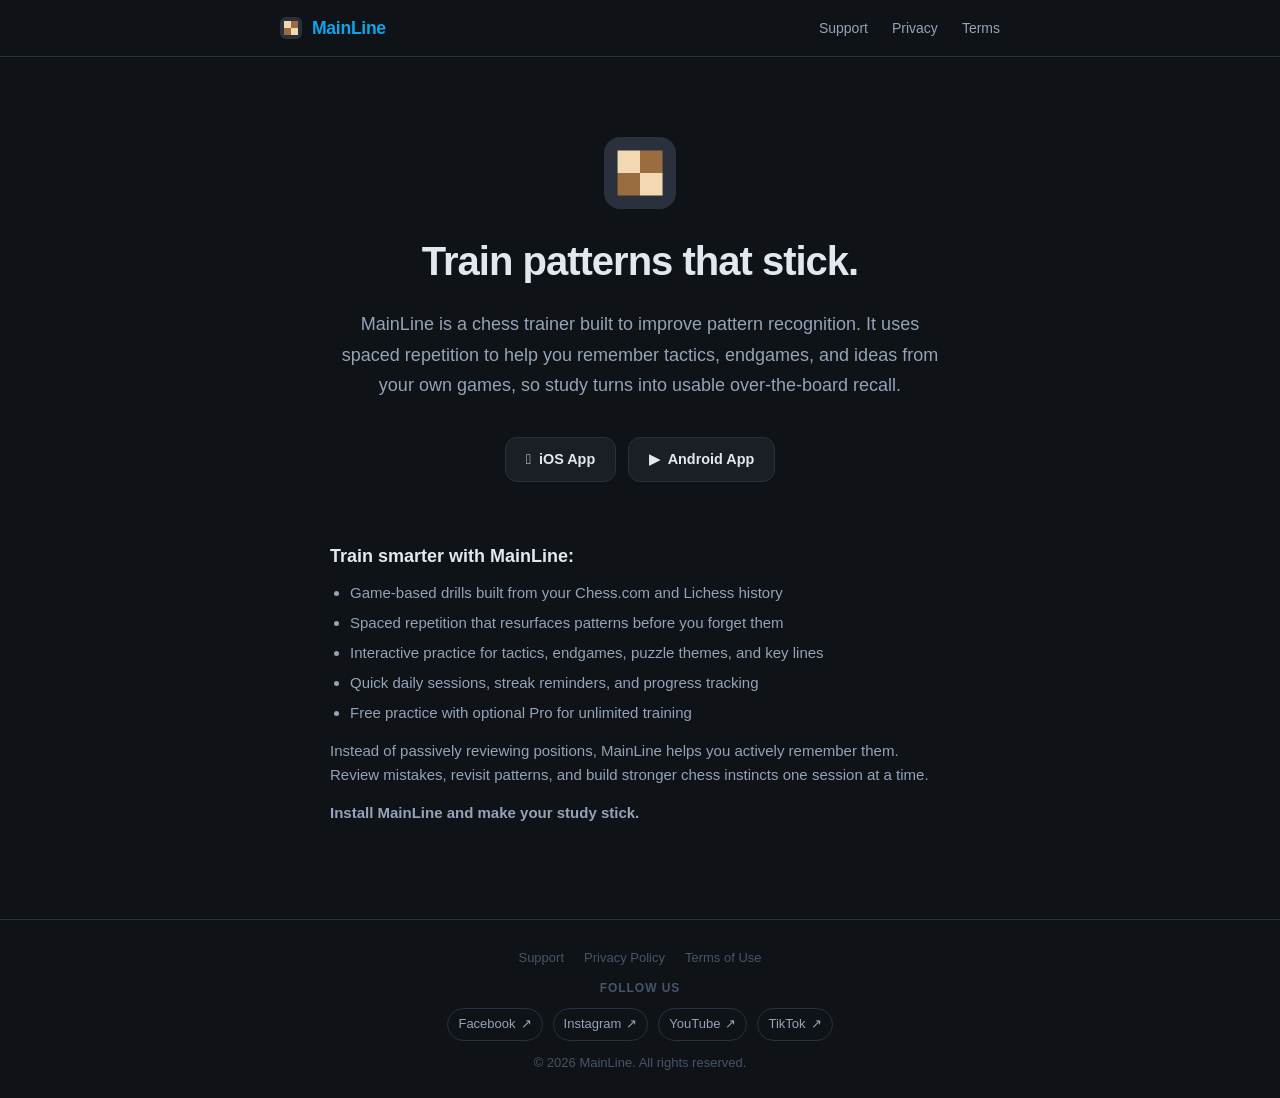
<file: index.html>
<!DOCTYPE html>
<html lang="en">
<head>
  <meta charset="UTF-8" />
  <meta name="viewport" content="width=device-width, initial-scale=1.0" />
  <title>MainLine — Chess Pattern Trainer</title>
  <meta name="description" content="MainLine is a chess trainer for pattern recognition. Use spaced repetition to remember tactics, endgames, and ideas from your own games." />
  <link rel="stylesheet" href="style.css" />
</head>
<body>

  <nav>
    <div class="nav-inner">
      <a class="nav-brand" href="./">
        <img src="assets/mainline-logo.png" alt="MainLine logo" />
        <span>MainLine</span>
      </a>
      <ul class="nav-links">
        <li><a href="support/">Support</a></li>
        <li><a href="privacy/">Privacy</a></li>
        <li><a href="terms/">Terms</a></li>
      </ul>
    </div>
  </nav>

  <div class="hero">
    <img class="hero-logo" src="assets/mainline-logo.png" alt="MainLine app logo" />
    <h1>Train patterns that stick.</h1>
    <p>MainLine is a chess trainer built to improve pattern recognition. It uses spaced repetition to help you remember tactics, endgames, and ideas from your own games, so study turns into usable over-the-board recall.</p>
    <div class="badge-row">
      <a class="badge-btn" href="https://apps.apple.com/app/apple-store/id6761091619?pt=128701087&amp;ct=app_share&amp;mt=8" target="_blank" rel="noopener">
        &#xf8ff;&nbsp; iOS App
      </a>
      <a class="badge-btn" href="https://play.google.com/store/apps/details?id=com.benjamin.mainline&amp;utm_source=app_share&amp;utm_campaign=share_feature" target="_blank" rel="noopener">
        ▶&nbsp; Android App
      </a>
    </div>
  </div>

  <div class="page home-details">
    <div class="prose">
      <h2>Train smarter with MainLine:</h2>
      <ul>
        <li>Game-based drills built from your Chess.com and Lichess history</li>
        <li>Spaced repetition that resurfaces patterns before you forget them</li>
        <li>Interactive practice for tactics, endgames, puzzle themes, and key lines</li>
        <li>Quick daily sessions, streak reminders, and progress tracking</li>
        <li>Free practice with optional Pro for unlimited training</li>
      </ul>
      <p>Instead of passively reviewing positions, MainLine helps you actively remember them. Review mistakes, revisit patterns, and build stronger chess instincts one session at a time.</p>
      <p class="home-cta">Install MainLine and make your study stick.</p>
    </div>
  </div>

  <footer>
    <div class="footer-inner">
      <ul class="footer-links">
        <li><a href="support/">Support</a></li>
        <li><a href="privacy/">Privacy Policy</a></li>
        <li><a href="terms/">Terms of Use</a></li>
      </ul>
      <div class="footer-social">
        <p class="footer-social-label">Follow Us</p>
        <ul class="footer-social-links">
          <li><a href="https://www.facebook.com/profile.php?id=61575449865300" target="_blank" rel="noopener">Facebook <span aria-hidden="true">↗</span></a></li>
          <li><a href="https://www.instagram.com/mainline_chess/" target="_blank" rel="noopener">Instagram <span aria-hidden="true">↗</span></a></li>
          <li><a href="https://www.youtube.com/channel/UCPhpKKTEaLAzoLeM3a-cCpA" target="_blank" rel="noopener">YouTube <span aria-hidden="true">↗</span></a></li>
          <li><a href="https://www.tiktok.com/@mainline_chess" target="_blank" rel="noopener">TikTok <span aria-hidden="true">↗</span></a></li>
        </ul>
      </div>
      <p class="footer-copy">&copy; 2026 MainLine. All rights reserved.</p>
    </div>
  </footer>

  <script src="assets/analytics.js"></script>
</body>
</html>
</file>
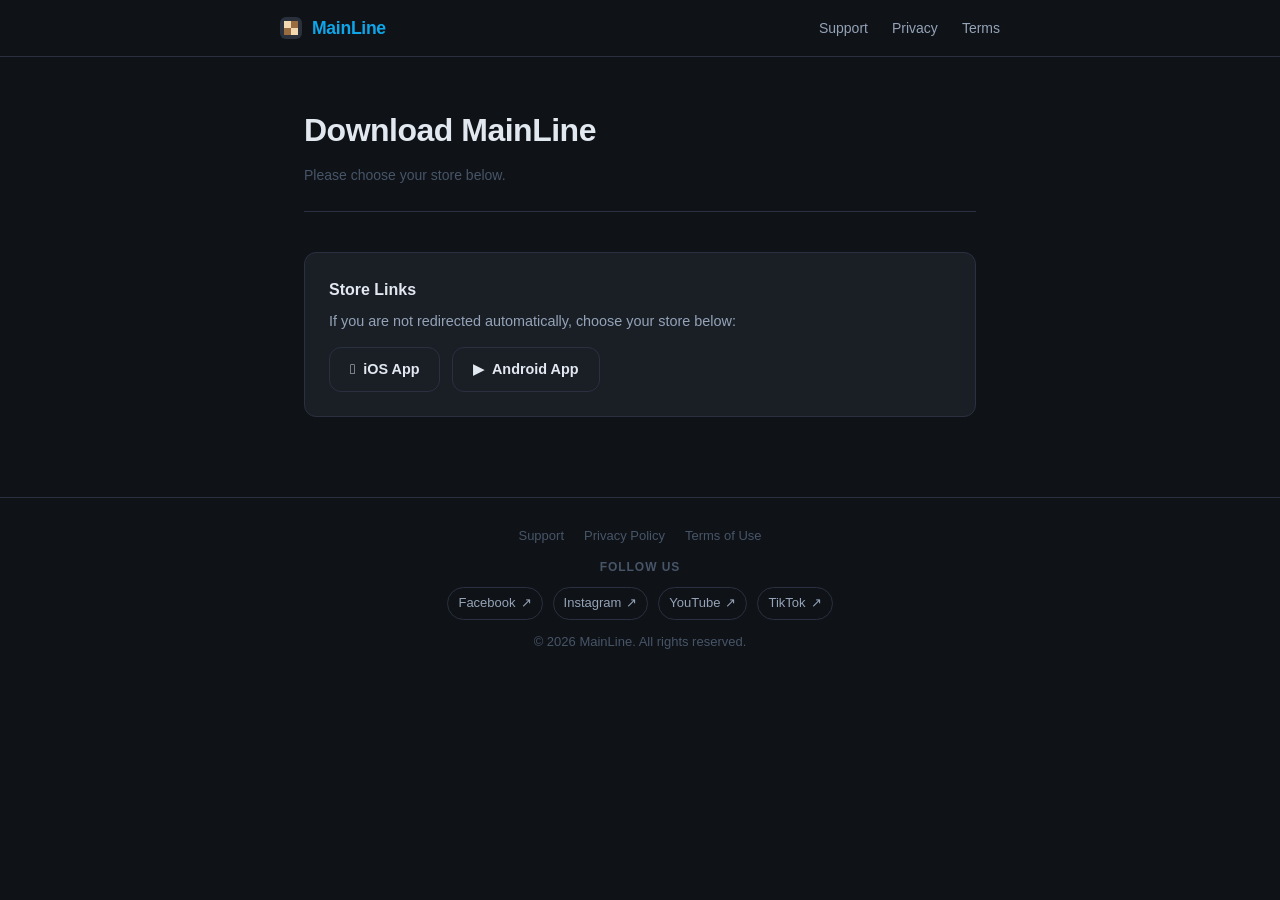
<file: download/index.html>
<!DOCTYPE html>
<html lang="en">
<head>
  <meta charset="UTF-8" />
  <meta name="viewport" content="width=device-width, initial-scale=1.0" />
  <title>Download MainLine</title>
  <meta name="description" content="Download MainLine for iOS and Android." />
  <link rel="stylesheet" href="../style.css" />
</head>
<body>

  <nav>
    <div class="nav-inner">
      <a class="nav-brand" href="../">
        <img src="../assets/mainline-logo.png" alt="MainLine logo" />
        <span>MainLine</span>
      </a>
      <ul class="nav-links">
        <li><a href="../support/">Support</a></li>
        <li><a href="../privacy/">Privacy</a></li>
        <li><a href="../terms/">Terms</a></li>
      </ul>
    </div>
  </nav>

  <div class="page">
    <div class="page-header">
      <h1>Download MainLine</h1>
      <p class="meta" id="download-status">Redirecting you to the right store...</p>
    </div>

    <div class="support-card">
      <h3>Store Links</h3>
      <p>If you are not redirected automatically, choose your store below:</p>
      <div class="badge-row" style="justify-content: flex-start;">
        <a class="badge-btn" id="ios-link" href="https://apps.apple.com/app/apple-store/id6761091619?pt=128701087&amp;ct=app_share&amp;mt=8" target="_blank" rel="noopener">
          &#xf8ff;&nbsp; iOS App
        </a>
        <a class="badge-btn" id="android-link" href="https://play.google.com/store/apps/details?id=com.benjamin.mainline&amp;utm_source=app_share&amp;utm_campaign=share_feature" target="_blank" rel="noopener">
          ▶&nbsp; Android App
        </a>
      </div>
    </div>
  </div>

  <footer>
    <div class="footer-inner">
      <ul class="footer-links">
        <li><a href="../support/">Support</a></li>
        <li><a href="../privacy/">Privacy Policy</a></li>
        <li><a href="../terms/">Terms of Use</a></li>
      </ul>
      <div class="footer-social">
        <p class="footer-social-label">Follow Us</p>
        <ul class="footer-social-links">
          <li><a href="https://www.facebook.com/profile.php?id=61575449865300" target="_blank" rel="noopener">Facebook <span aria-hidden="true">↗</span></a></li>
          <li><a href="https://www.instagram.com/mainline_chess/" target="_blank" rel="noopener">Instagram <span aria-hidden="true">↗</span></a></li>
          <li><a href="https://www.youtube.com/channel/UCPhpKKTEaLAzoLeM3a-cCpA" target="_blank" rel="noopener">YouTube <span aria-hidden="true">↗</span></a></li>
          <li><a href="https://www.tiktok.com/@mainline_chess" target="_blank" rel="noopener">TikTok <span aria-hidden="true">↗</span></a></li>
        </ul>
      </div>
      <p class="footer-copy">&copy; 2026 MainLine. All rights reserved.</p>
    </div>
  </footer>

  <script src="../assets/analytics.js"></script>
  <script>
    (function redirectByDevice() {
      var appStoreUrl = "https://apps.apple.com/app/apple-store/id6761091619?pt=128701087&ct=app_share&mt=8";
      var playStoreUrl = "https://play.google.com/store/apps/details?id=com.benjamin.mainline&utm_source=app_share&utm_campaign=share_feature";
      var ua = navigator.userAgent || navigator.vendor || window.opera || "";
      var isIOS = /iPad|iPhone|iPod/.test(ua) || (navigator.platform === "MacIntel" && navigator.maxTouchPoints > 1);
      var isAndroid = /Android/i.test(ua);
      var statusEl = document.getElementById("download-status");

      function redirectTo(url, store) {
        var analytics = window.MainLineAnalytics;
        var properties = {
          store: store,
          destination_url: url,
          path: window.location.pathname
        };

        if (analytics && analytics.trackAndContinue) {
          analytics.trackAndContinue("Website Download Redirected", properties, function () {
            window.location.replace(url);
          }, 500);
          return;
        }

        window.location.replace(url);
      }

      if (isIOS) {
        redirectTo(appStoreUrl, "app_store");
        return;
      }

      if (isAndroid) {
        redirectTo(playStoreUrl, "google_play");
        return;
      }

      statusEl.textContent = "Please choose your store below.";
    })();
  </script>

</body>
</html>
</file>
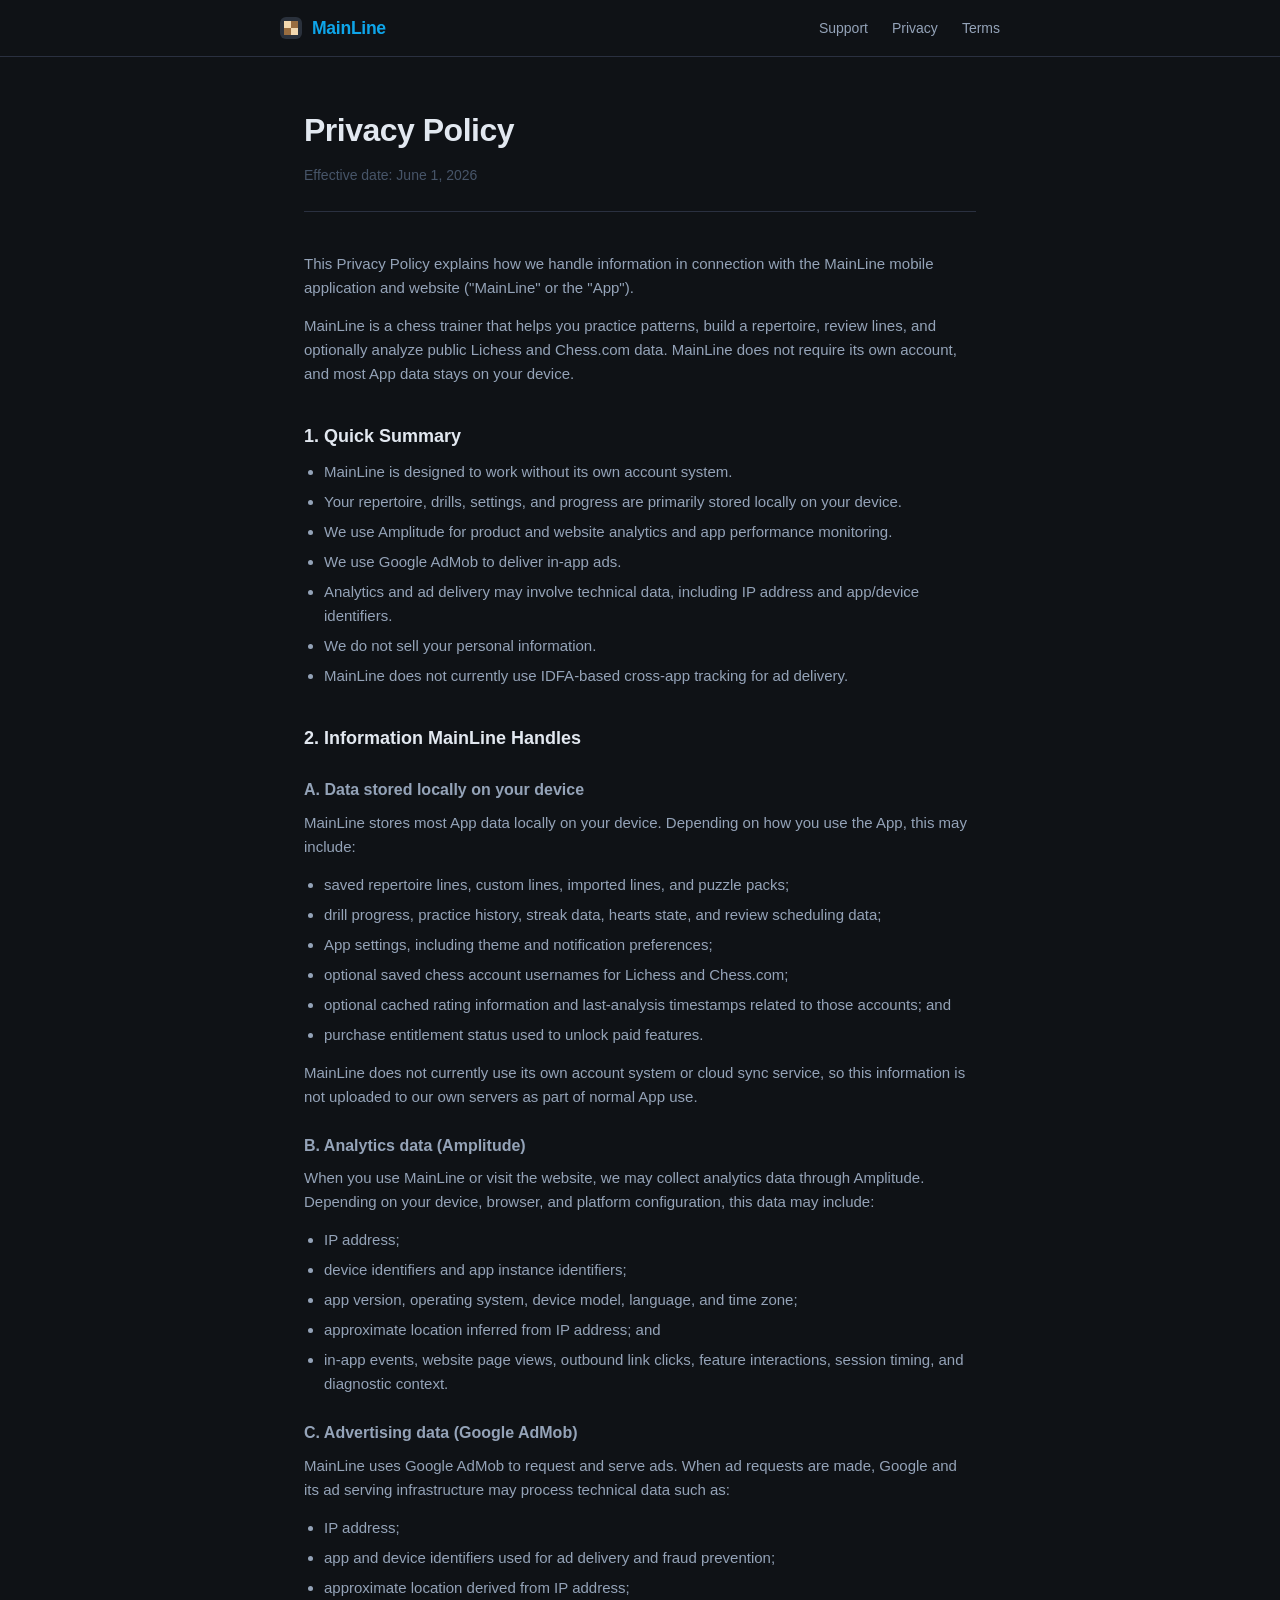
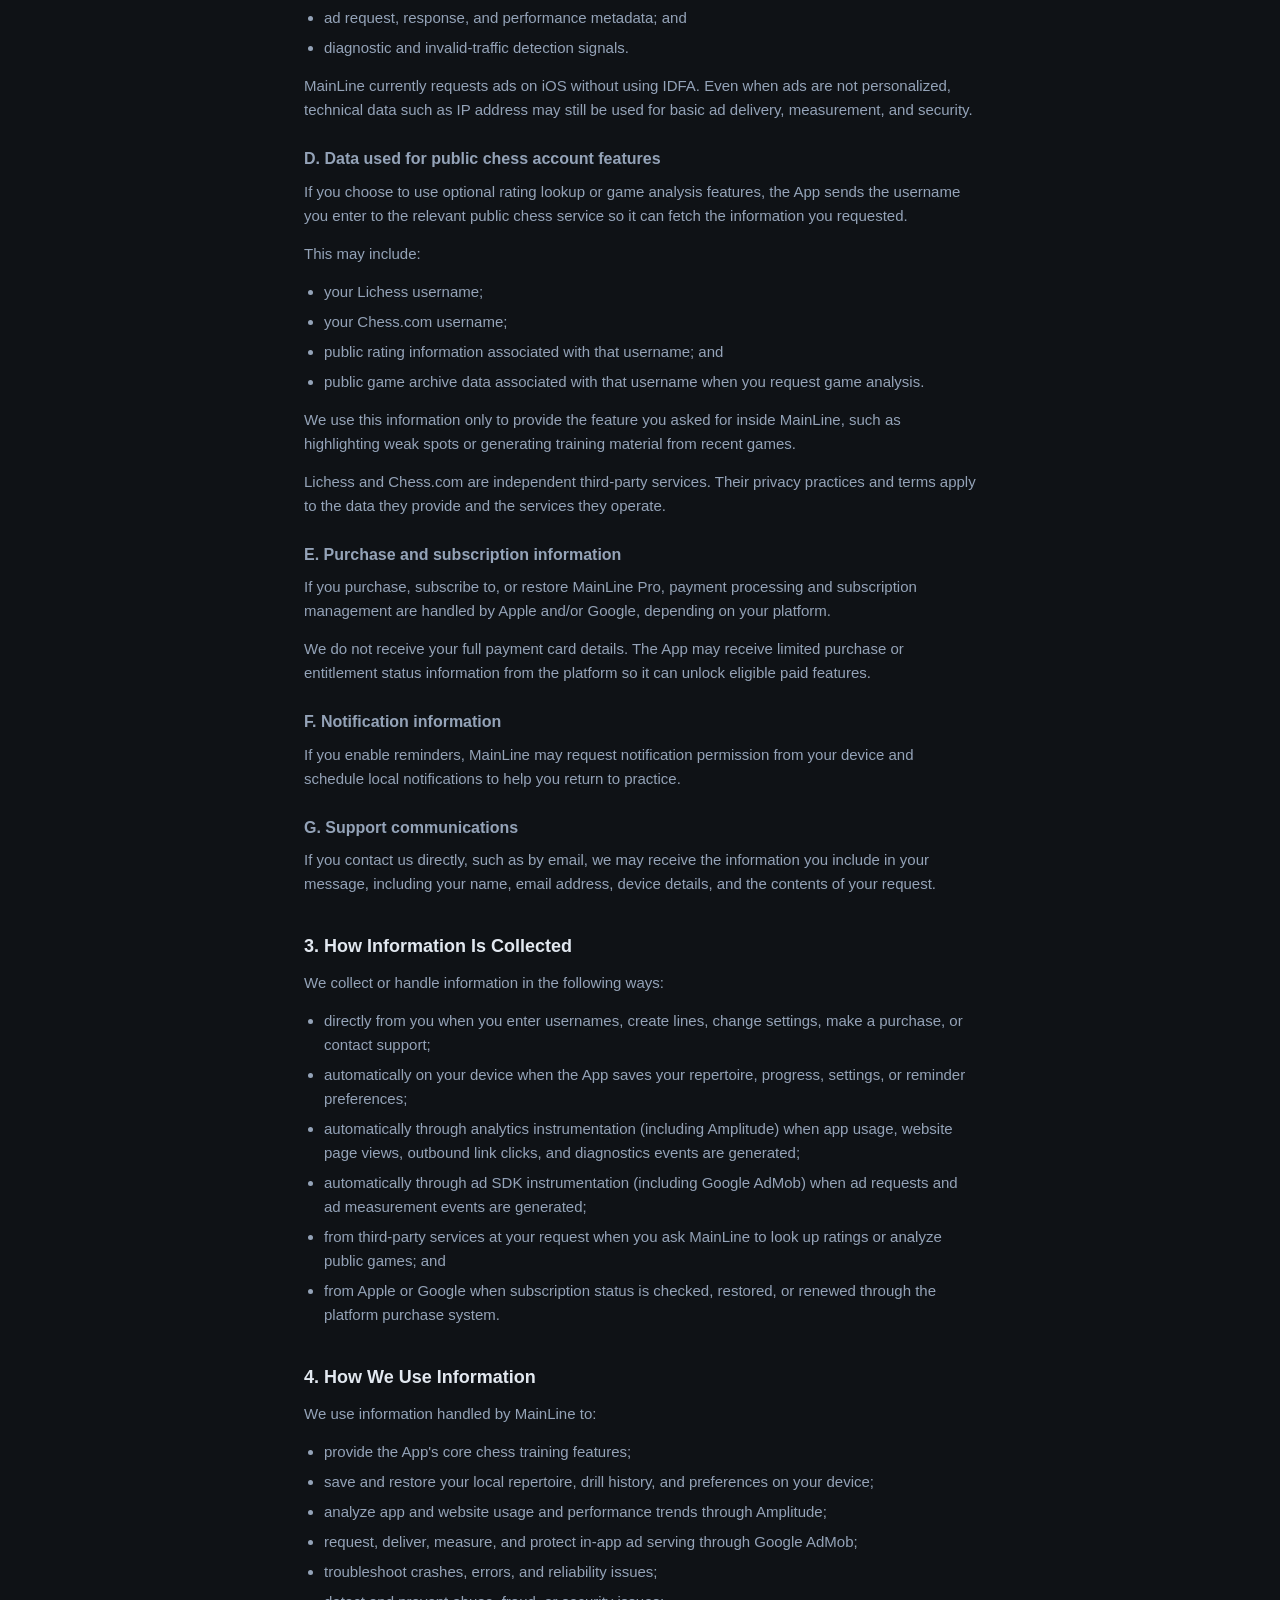
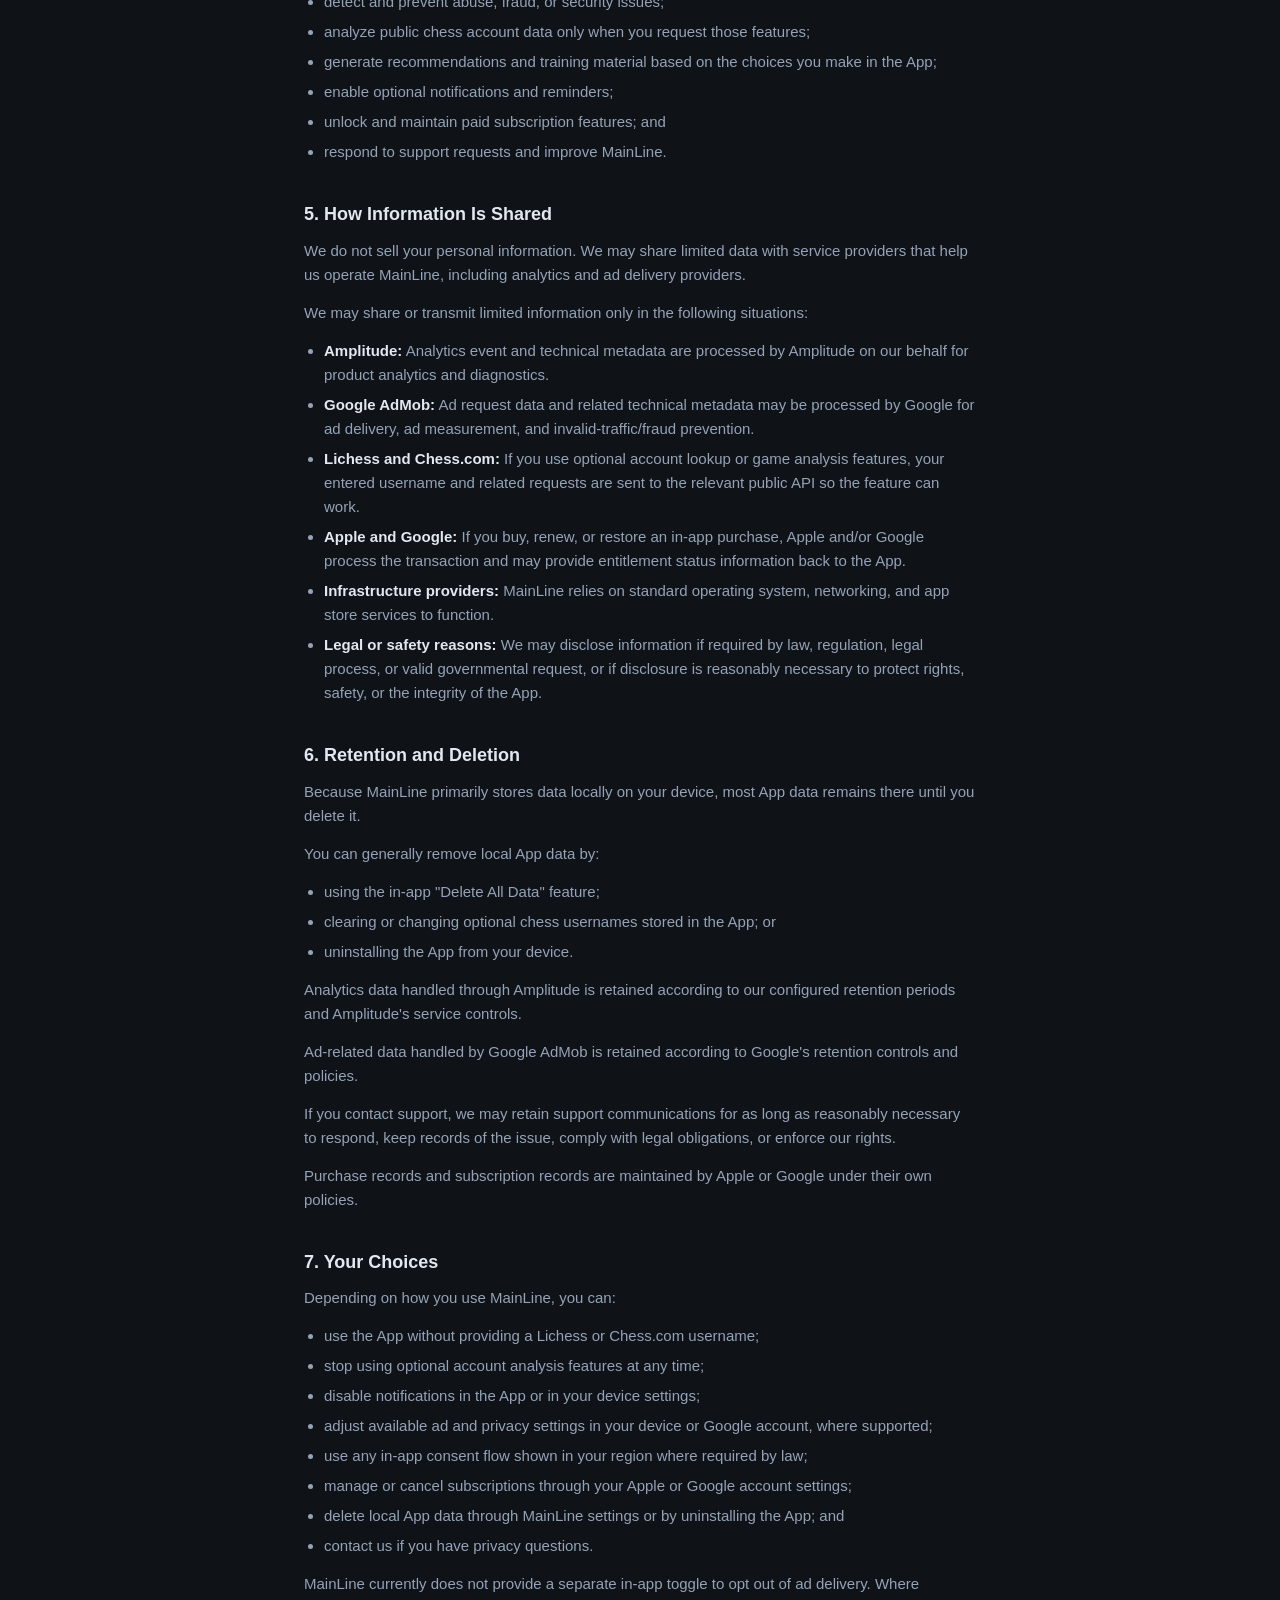
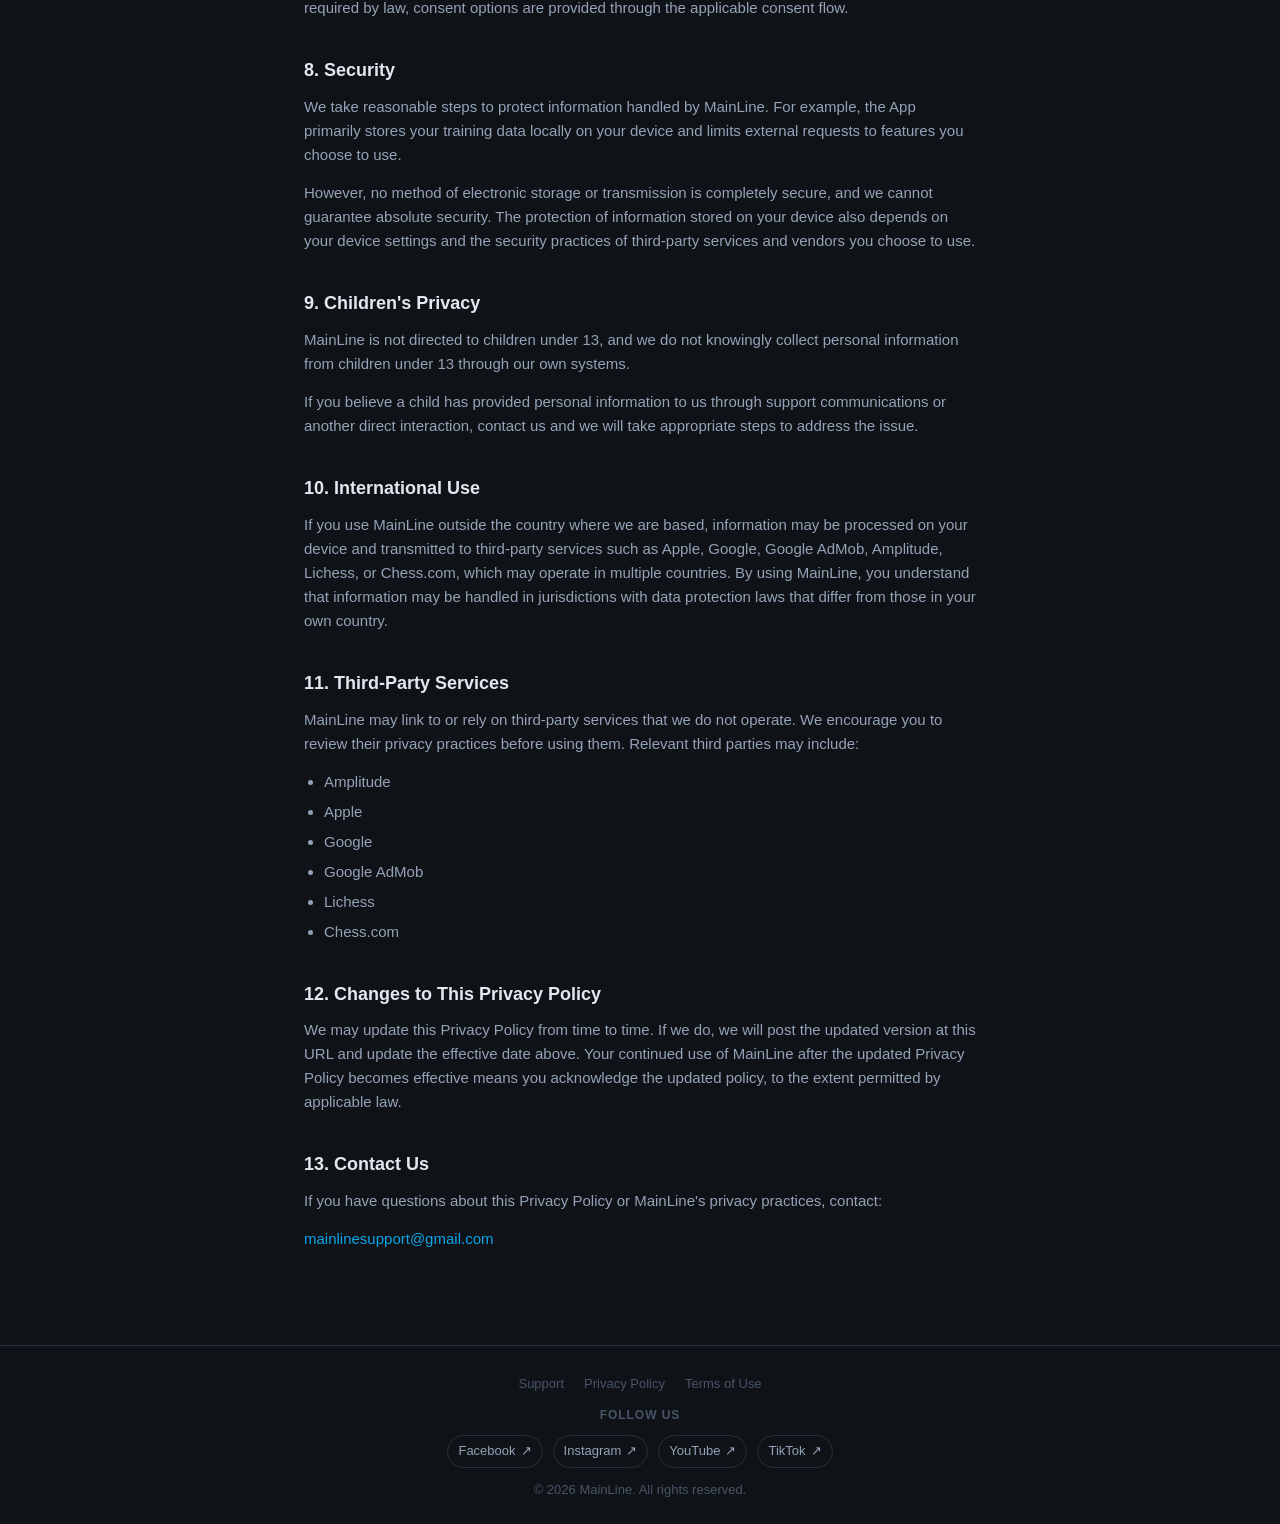
<file: privacy/index.html>
<!DOCTYPE html>
<html lang="en">
<head>
  <meta charset="UTF-8" />
  <meta name="viewport" content="width=device-width, initial-scale=1.0" />
  <title>Privacy Policy — MainLine</title>
  <meta name="description" content="Privacy Policy for MainLine, a chess pattern training app." />
  <link rel="stylesheet" href="../style.css" />
</head>
<body>

  <nav>
    <div class="nav-inner">
      <a class="nav-brand" href="../">
        <img src="../assets/mainline-logo.png" alt="MainLine logo" />
        <span>MainLine</span>
      </a>
      <ul class="nav-links">
        <li><a href="../support/">Support</a></li>
        <li><a href="../privacy/">Privacy</a></li>
        <li><a href="../terms/">Terms</a></li>
      </ul>
    </div>
  </nav>

  <div class="page">
    <div class="page-header">
      <h1>Privacy Policy</h1>
      <p class="meta">Effective date: June 1, 2026</p>
    </div>

    <div class="prose">

      <p>This Privacy Policy explains how we handle information in connection with the MainLine mobile application and website ("MainLine" or the "App").</p>
      <p>MainLine is a chess trainer that helps you practice patterns, build a repertoire, review lines, and optionally analyze public Lichess and Chess.com data. MainLine does not require its own account, and most App data stays on your device.</p>

      <h2>1. Quick Summary</h2>
      <ul>
        <li>MainLine is designed to work without its own account system.</li>
        <li>Your repertoire, drills, settings, and progress are primarily stored locally on your device.</li>
        <li>We use Amplitude for product and website analytics and app performance monitoring.</li>
        <li>We use Google AdMob to deliver in-app ads.</li>
        <li>Analytics and ad delivery may involve technical data, including IP address and app/device identifiers.</li>
        <li>We do not sell your personal information.</li>
        <li>MainLine does not currently use IDFA-based cross-app tracking for ad delivery.</li>
      </ul>

      <h2>2. Information MainLine Handles</h2>

      <h3>A. Data stored locally on your device</h3>
      <p>MainLine stores most App data locally on your device. Depending on how you use the App, this may include:</p>
      <ul>
        <li>saved repertoire lines, custom lines, imported lines, and puzzle packs;</li>
        <li>drill progress, practice history, streak data, hearts state, and review scheduling data;</li>
        <li>App settings, including theme and notification preferences;</li>
        <li>optional saved chess account usernames for Lichess and Chess.com;</li>
        <li>optional cached rating information and last-analysis timestamps related to those accounts; and</li>
        <li>purchase entitlement status used to unlock paid features.</li>
      </ul>
      <p>MainLine does not currently use its own account system or cloud sync service, so this information is not uploaded to our own servers as part of normal App use.</p>

      <h3>B. Analytics data (Amplitude)</h3>
      <p>When you use MainLine or visit the website, we may collect analytics data through Amplitude. Depending on your device, browser, and platform configuration, this data may include:</p>
      <ul>
        <li>IP address;</li>
        <li>device identifiers and app instance identifiers;</li>
        <li>app version, operating system, device model, language, and time zone;</li>
        <li>approximate location inferred from IP address; and</li>
        <li>in-app events, website page views, outbound link clicks, feature interactions, session timing, and diagnostic context.</li>
      </ul>

      <h3>C. Advertising data (Google AdMob)</h3>
      <p>MainLine uses Google AdMob to request and serve ads. When ad requests are made, Google and its ad serving infrastructure may process technical data such as:</p>
      <ul>
        <li>IP address;</li>
        <li>app and device identifiers used for ad delivery and fraud prevention;</li>
        <li>approximate location derived from IP address;</li>
        <li>ad request, response, and performance metadata; and</li>
        <li>diagnostic and invalid-traffic detection signals.</li>
      </ul>
      <p>MainLine currently requests ads on iOS without using IDFA. Even when ads are not personalized, technical data such as IP address may still be used for basic ad delivery, measurement, and security.</p>

      <h3>D. Data used for public chess account features</h3>
      <p>If you choose to use optional rating lookup or game analysis features, the App sends the username you enter to the relevant public chess service so it can fetch the information you requested.</p>
      <p>This may include:</p>
      <ul>
        <li>your Lichess username;</li>
        <li>your Chess.com username;</li>
        <li>public rating information associated with that username; and</li>
        <li>public game archive data associated with that username when you request game analysis.</li>
      </ul>
      <p>We use this information only to provide the feature you asked for inside MainLine, such as highlighting weak spots or generating training material from recent games.</p>
      <p>Lichess and Chess.com are independent third-party services. Their privacy practices and terms apply to the data they provide and the services they operate.</p>

      <h3>E. Purchase and subscription information</h3>
      <p>If you purchase, subscribe to, or restore MainLine Pro, payment processing and subscription management are handled by Apple and/or Google, depending on your platform.</p>
      <p>We do not receive your full payment card details. The App may receive limited purchase or entitlement status information from the platform so it can unlock eligible paid features.</p>

      <h3>F. Notification information</h3>
      <p>If you enable reminders, MainLine may request notification permission from your device and schedule local notifications to help you return to practice.</p>

      <h3>G. Support communications</h3>
      <p>If you contact us directly, such as by email, we may receive the information you include in your message, including your name, email address, device details, and the contents of your request.</p>

      <h2>3. How Information Is Collected</h2>
      <p>We collect or handle information in the following ways:</p>
      <ul>
        <li>directly from you when you enter usernames, create lines, change settings, make a purchase, or contact support;</li>
        <li>automatically on your device when the App saves your repertoire, progress, settings, or reminder preferences;</li>
        <li>automatically through analytics instrumentation (including Amplitude) when app usage, website page views, outbound link clicks, and diagnostics events are generated;</li>
        <li>automatically through ad SDK instrumentation (including Google AdMob) when ad requests and ad measurement events are generated;</li>
        <li>from third-party services at your request when you ask MainLine to look up ratings or analyze public games; and</li>
        <li>from Apple or Google when subscription status is checked, restored, or renewed through the platform purchase system.</li>
      </ul>

      <h2>4. How We Use Information</h2>
      <p>We use information handled by MainLine to:</p>
      <ul>
        <li>provide the App's core chess training features;</li>
        <li>save and restore your local repertoire, drill history, and preferences on your device;</li>
        <li>analyze app and website usage and performance trends through Amplitude;</li>
        <li>request, deliver, measure, and protect in-app ad serving through Google AdMob;</li>
        <li>troubleshoot crashes, errors, and reliability issues;</li>
        <li>detect and prevent abuse, fraud, or security issues;</li>
        <li>analyze public chess account data only when you request those features;</li>
        <li>generate recommendations and training material based on the choices you make in the App;</li>
        <li>enable optional notifications and reminders;</li>
        <li>unlock and maintain paid subscription features; and</li>
        <li>respond to support requests and improve MainLine.</li>
      </ul>

      <h2>5. How Information Is Shared</h2>
      <p>We do not sell your personal information. We may share limited data with service providers that help us operate MainLine, including analytics and ad delivery providers.</p>
      <p>We may share or transmit limited information only in the following situations:</p>
      <ul>
        <li><strong>Amplitude:</strong> Analytics event and technical metadata are processed by Amplitude on our behalf for product analytics and diagnostics.</li>
        <li><strong>Google AdMob:</strong> Ad request data and related technical metadata may be processed by Google for ad delivery, ad measurement, and invalid-traffic/fraud prevention.</li>
        <li><strong>Lichess and Chess.com:</strong> If you use optional account lookup or game analysis features, your entered username and related requests are sent to the relevant public API so the feature can work.</li>
        <li><strong>Apple and Google:</strong> If you buy, renew, or restore an in-app purchase, Apple and/or Google process the transaction and may provide entitlement status information back to the App.</li>
        <li><strong>Infrastructure providers:</strong> MainLine relies on standard operating system, networking, and app store services to function.</li>
        <li><strong>Legal or safety reasons:</strong> We may disclose information if required by law, regulation, legal process, or valid governmental request, or if disclosure is reasonably necessary to protect rights, safety, or the integrity of the App.</li>
      </ul>

      <h2>6. Retention and Deletion</h2>
      <p>Because MainLine primarily stores data locally on your device, most App data remains there until you delete it.</p>
      <p>You can generally remove local App data by:</p>
      <ul>
        <li>using the in-app "Delete All Data" feature;</li>
        <li>clearing or changing optional chess usernames stored in the App; or</li>
        <li>uninstalling the App from your device.</li>
      </ul>
      <p>Analytics data handled through Amplitude is retained according to our configured retention periods and Amplitude's service controls.</p>
      <p>Ad-related data handled by Google AdMob is retained according to Google's retention controls and policies.</p>
      <p>If you contact support, we may retain support communications for as long as reasonably necessary to respond, keep records of the issue, comply with legal obligations, or enforce our rights.</p>
      <p>Purchase records and subscription records are maintained by Apple or Google under their own policies.</p>

      <h2>7. Your Choices</h2>
      <p>Depending on how you use MainLine, you can:</p>
      <ul>
        <li>use the App without providing a Lichess or Chess.com username;</li>
        <li>stop using optional account analysis features at any time;</li>
        <li>disable notifications in the App or in your device settings;</li>
        <li>adjust available ad and privacy settings in your device or Google account, where supported;</li>
        <li>use any in-app consent flow shown in your region where required by law;</li>
        <li>manage or cancel subscriptions through your Apple or Google account settings;</li>
        <li>delete local App data through MainLine settings or by uninstalling the App; and</li>
        <li>contact us if you have privacy questions.</li>
      </ul>
      <p>MainLine currently does not provide a separate in-app toggle to opt out of ad delivery. Where required by law, consent options are provided through the applicable consent flow.</p>

      <h2>8. Security</h2>
      <p>We take reasonable steps to protect information handled by MainLine. For example, the App primarily stores your training data locally on your device and limits external requests to features you choose to use.</p>
      <p>However, no method of electronic storage or transmission is completely secure, and we cannot guarantee absolute security. The protection of information stored on your device also depends on your device settings and the security practices of third-party services and vendors you choose to use.</p>

      <h2>9. Children's Privacy</h2>
      <p>MainLine is not directed to children under 13, and we do not knowingly collect personal information from children under 13 through our own systems.</p>
      <p>If you believe a child has provided personal information to us through support communications or another direct interaction, contact us and we will take appropriate steps to address the issue.</p>

      <h2>10. International Use</h2>
      <p>If you use MainLine outside the country where we are based, information may be processed on your device and transmitted to third-party services such as Apple, Google, Google AdMob, Amplitude, Lichess, or Chess.com, which may operate in multiple countries. By using MainLine, you understand that information may be handled in jurisdictions with data protection laws that differ from those in your own country.</p>

      <h2>11. Third-Party Services</h2>
      <p>MainLine may link to or rely on third-party services that we do not operate. We encourage you to review their privacy practices before using them. Relevant third parties may include:</p>
      <ul>
        <li>Amplitude</li>
        <li>Apple</li>
        <li>Google</li>
        <li>Google AdMob</li>
        <li>Lichess</li>
        <li>Chess.com</li>
      </ul>

      <h2>12. Changes to This Privacy Policy</h2>
      <p>We may update this Privacy Policy from time to time. If we do, we will post the updated version at this URL and update the effective date above. Your continued use of MainLine after the updated Privacy Policy becomes effective means you acknowledge the updated policy, to the extent permitted by applicable law.</p>

      <h2>13. Contact Us</h2>
      <p>If you have questions about this Privacy Policy or MainLine's privacy practices, contact:</p>
      <p>
        <a href="mailto:mainlinesupport@gmail.com">mainlinesupport@gmail.com</a>
      </p>

    </div>
  </div>

  <footer>
    <div class="footer-inner">
      <ul class="footer-links">
        <li><a href="../support/">Support</a></li>
        <li><a href="../privacy/">Privacy Policy</a></li>
        <li><a href="../terms/">Terms of Use</a></li>
      </ul>
      <div class="footer-social">
        <p class="footer-social-label">Follow Us</p>
        <ul class="footer-social-links">
          <li><a href="https://www.facebook.com/profile.php?id=61575449865300" target="_blank" rel="noopener">Facebook <span aria-hidden="true">↗</span></a></li>
          <li><a href="https://www.instagram.com/mainline_chess/" target="_blank" rel="noopener">Instagram <span aria-hidden="true">↗</span></a></li>
          <li><a href="https://www.youtube.com/channel/UCPhpKKTEaLAzoLeM3a-cCpA" target="_blank" rel="noopener">YouTube <span aria-hidden="true">↗</span></a></li>
          <li><a href="https://www.tiktok.com/@mainline_chess" target="_blank" rel="noopener">TikTok <span aria-hidden="true">↗</span></a></li>
        </ul>
      </div>
      <p class="footer-copy">&copy; 2026 MainLine. All rights reserved.</p>
    </div>
  </footer>

  <script src="../assets/analytics.js"></script>
</body>
</html>
</file>
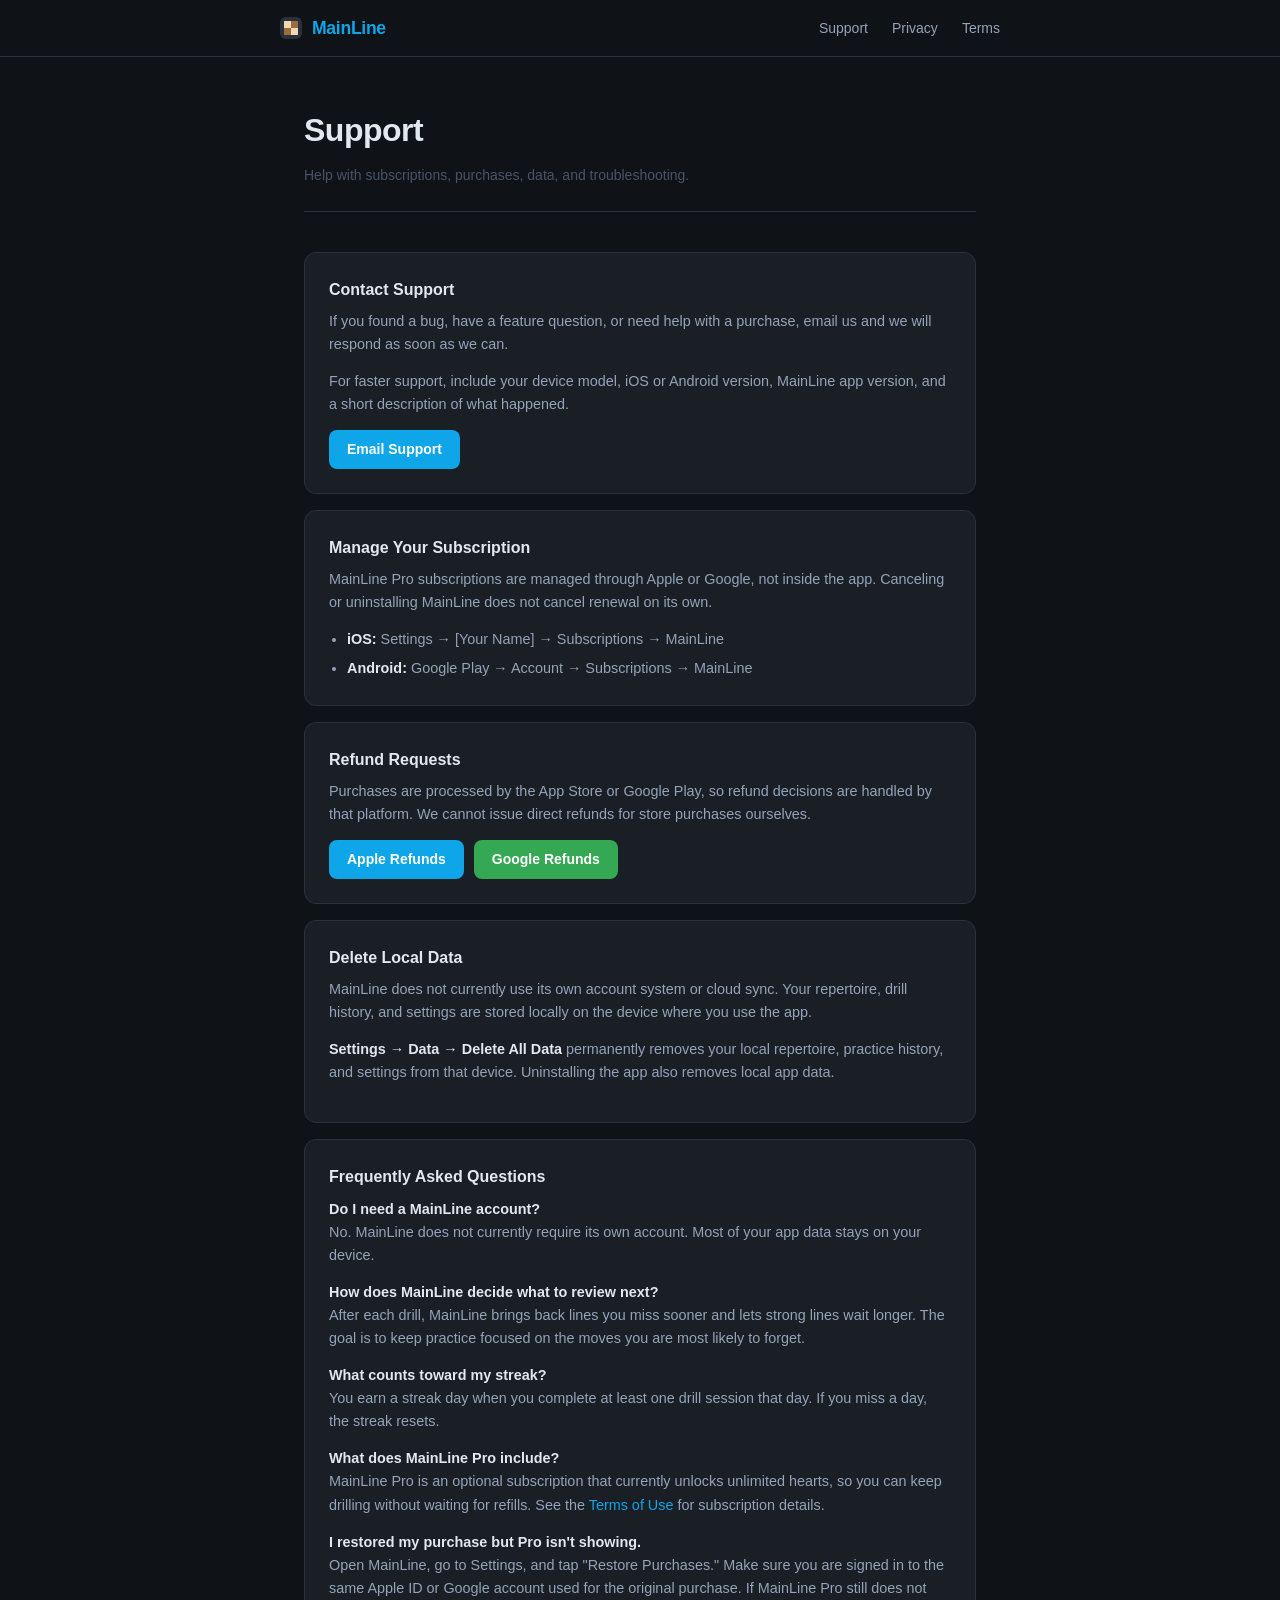
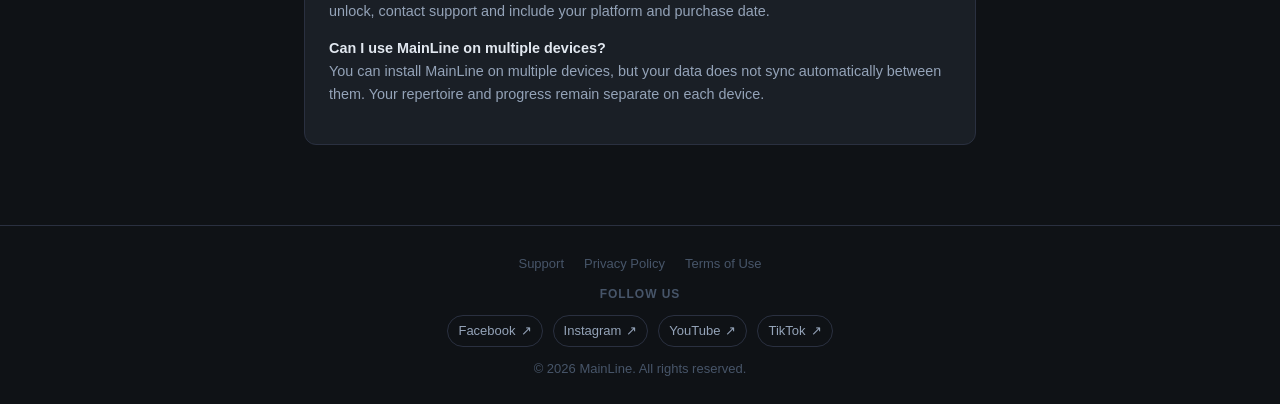
<file: support/index.html>
<!DOCTYPE html>
<html lang="en">
<head>
  <meta charset="UTF-8" />
  <meta name="viewport" content="width=device-width, initial-scale=1.0" />
  <title>Support — MainLine</title>
  <meta name="description" content="Support for MainLine, including subscriptions, refunds, local data, and troubleshooting." />
  <link rel="stylesheet" href="../style.css" />
</head>
<body>

  <nav>
    <div class="nav-inner">
      <a class="nav-brand" href="../">
        <img src="../assets/mainline-logo.png" alt="MainLine logo" />
        <span>MainLine</span>
      </a>
      <ul class="nav-links">
        <li><a href="../support/">Support</a></li>
        <li><a href="../privacy/">Privacy</a></li>
        <li><a href="../terms/">Terms</a></li>
      </ul>
    </div>
  </nav>

  <div class="page">
    <div class="page-header">
      <h1>Support</h1>
      <p class="meta">Help with subscriptions, purchases, data, and troubleshooting.</p>
    </div>

    <div class="support-grid">

      <div class="support-card">
        <h3>Contact Support</h3>
        <p>If you found a bug, have a feature question, or need help with a purchase, email us and we will respond as soon as we can.</p>
        <p style="color: var(--text-sub); font-size: 0.9rem;">For faster support, include your device model, iOS or Android version, MainLine app version, and a short description of what happened.</p>
        <a class="btn" href="mailto:mainlinesupport@gmail.com">Email Support</a>
      </div>

      <div class="support-card">
        <h3>Manage Your Subscription</h3>
        <p>MainLine Pro subscriptions are managed through Apple or Google, not inside the app. Canceling or uninstalling MainLine does not cancel renewal on its own.</p>
        <ul style="color: var(--text-sub); font-size: 0.9rem; padding-left: 18px; margin-top: 8px;">
          <li style="margin-bottom: 6px;"><strong style="color: var(--text);">iOS:</strong> Settings &rarr; [Your Name] &rarr; Subscriptions &rarr; MainLine</li>
          <li><strong style="color: var(--text);">Android:</strong> Google Play &rarr; Account &rarr; Subscriptions &rarr; MainLine</li>
        </ul>
      </div>

      <div class="support-card">
        <h3>Refund Requests</h3>
        <p>Purchases are processed by the App Store or Google Play, so refund decisions are handled by that platform. We cannot issue direct refunds for store purchases ourselves.</p>
        <div style="display: flex; gap: 10px; flex-wrap: wrap; margin-top: 4px;">
          <a class="btn" href="https://reportaproblem.apple.com" target="_blank" rel="noopener">Apple Refunds</a>
          <a class="btn" href="https://support.google.com/googleplay/answer/2479637" target="_blank" rel="noopener" style="background: #34a853;">Google Refunds</a>
        </div>
      </div>

      <div class="support-card">
        <h3>Delete Local Data</h3>
        <p>MainLine does not currently use its own account system or cloud sync. Your repertoire, drill history, and settings are stored locally on the device where you use the app.</p>
        <p style="color: var(--text-sub); font-size: 0.9rem;"><strong style="color: var(--text);">Settings &rarr; Data &rarr; Delete All Data</strong> permanently removes your local repertoire, practice history, and settings from that device. Uninstalling the app also removes local app data.</p>
      </div>

      <div class="support-card">
        <h3>Frequently Asked Questions</h3>
        <div class="prose" style="margin-top: 8px;">
          <p><strong>Do I need a MainLine account?</strong><br />
          No. MainLine does not currently require its own account. Most of your app data stays on your device.</p>

          <p><strong>How does MainLine decide what to review next?</strong><br />
          After each drill, MainLine brings back lines you miss sooner and lets strong lines wait longer. The goal is to keep practice focused on the moves you are most likely to forget.</p>

          <p><strong>What counts toward my streak?</strong><br />
          You earn a streak day when you complete at least one drill session that day. If you miss a day, the streak resets.</p>

          <p><strong>What does MainLine Pro include?</strong><br />
          MainLine Pro is an optional subscription that currently unlocks unlimited hearts, so you can keep drilling without waiting for refills. See the <a href="../terms/">Terms of Use</a> for subscription details.</p>

          <p><strong>I restored my purchase but Pro isn't showing.</strong><br />
          Open MainLine, go to Settings, and tap "Restore Purchases." Make sure you are signed in to the same Apple ID or Google account used for the original purchase. If MainLine Pro still does not unlock, contact support and include your platform and purchase date.</p>

          <p><strong>Can I use MainLine on multiple devices?</strong><br />
          You can install MainLine on multiple devices, but your data does not sync automatically between them. Your repertoire and progress remain separate on each device.</p>
        </div>
      </div>

    </div>
  </div>

  <footer>
    <div class="footer-inner">
      <ul class="footer-links">
        <li><a href="../support/">Support</a></li>
        <li><a href="../privacy/">Privacy Policy</a></li>
        <li><a href="../terms/">Terms of Use</a></li>
      </ul>
      <div class="footer-social">
        <p class="footer-social-label">Follow Us</p>
        <ul class="footer-social-links">
          <li><a href="https://www.facebook.com/profile.php?id=61575449865300" target="_blank" rel="noopener">Facebook <span aria-hidden="true">↗</span></a></li>
          <li><a href="https://www.instagram.com/mainline_chess/" target="_blank" rel="noopener">Instagram <span aria-hidden="true">↗</span></a></li>
          <li><a href="https://www.youtube.com/channel/UCPhpKKTEaLAzoLeM3a-cCpA" target="_blank" rel="noopener">YouTube <span aria-hidden="true">↗</span></a></li>
          <li><a href="https://www.tiktok.com/@mainline_chess" target="_blank" rel="noopener">TikTok <span aria-hidden="true">↗</span></a></li>
        </ul>
      </div>
      <p class="footer-copy">&copy; 2026 MainLine. All rights reserved.</p>
    </div>
  </footer>

  <script src="../assets/analytics.js"></script>
</body>
</html>
</file>
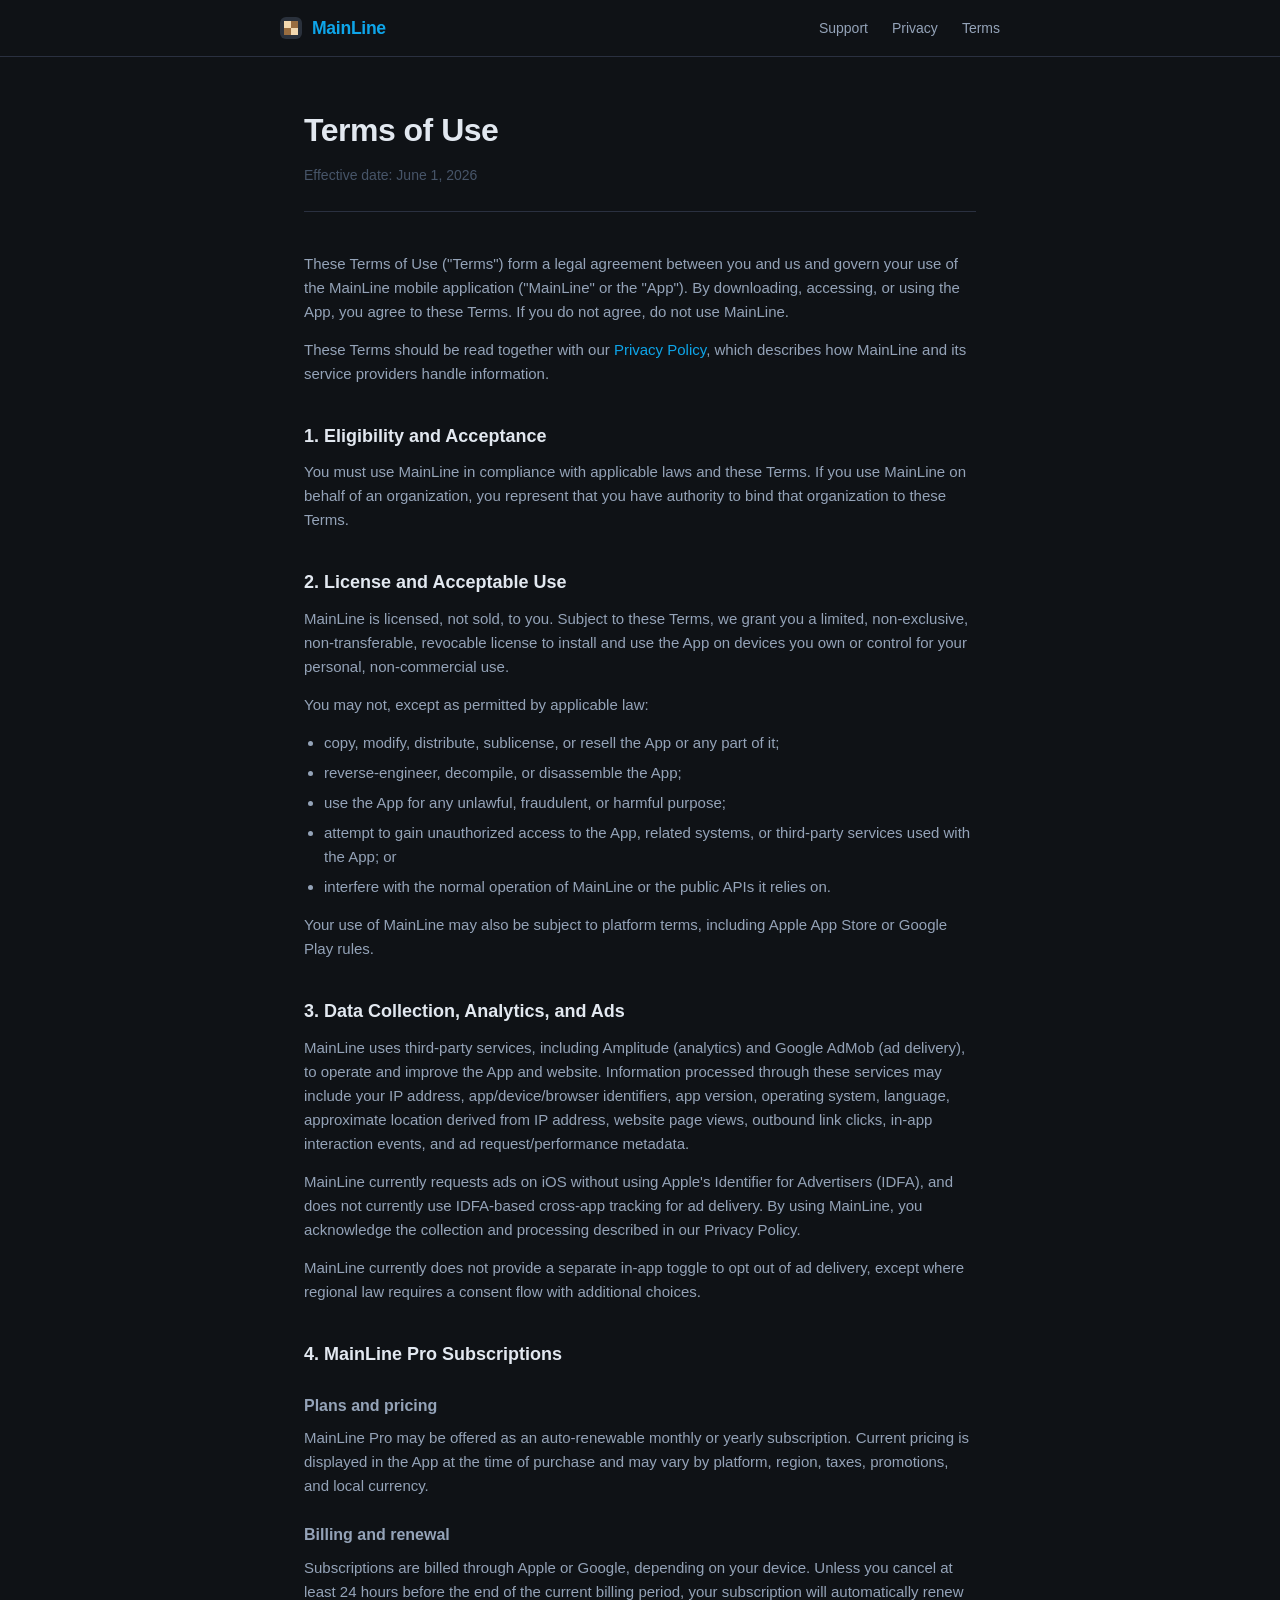
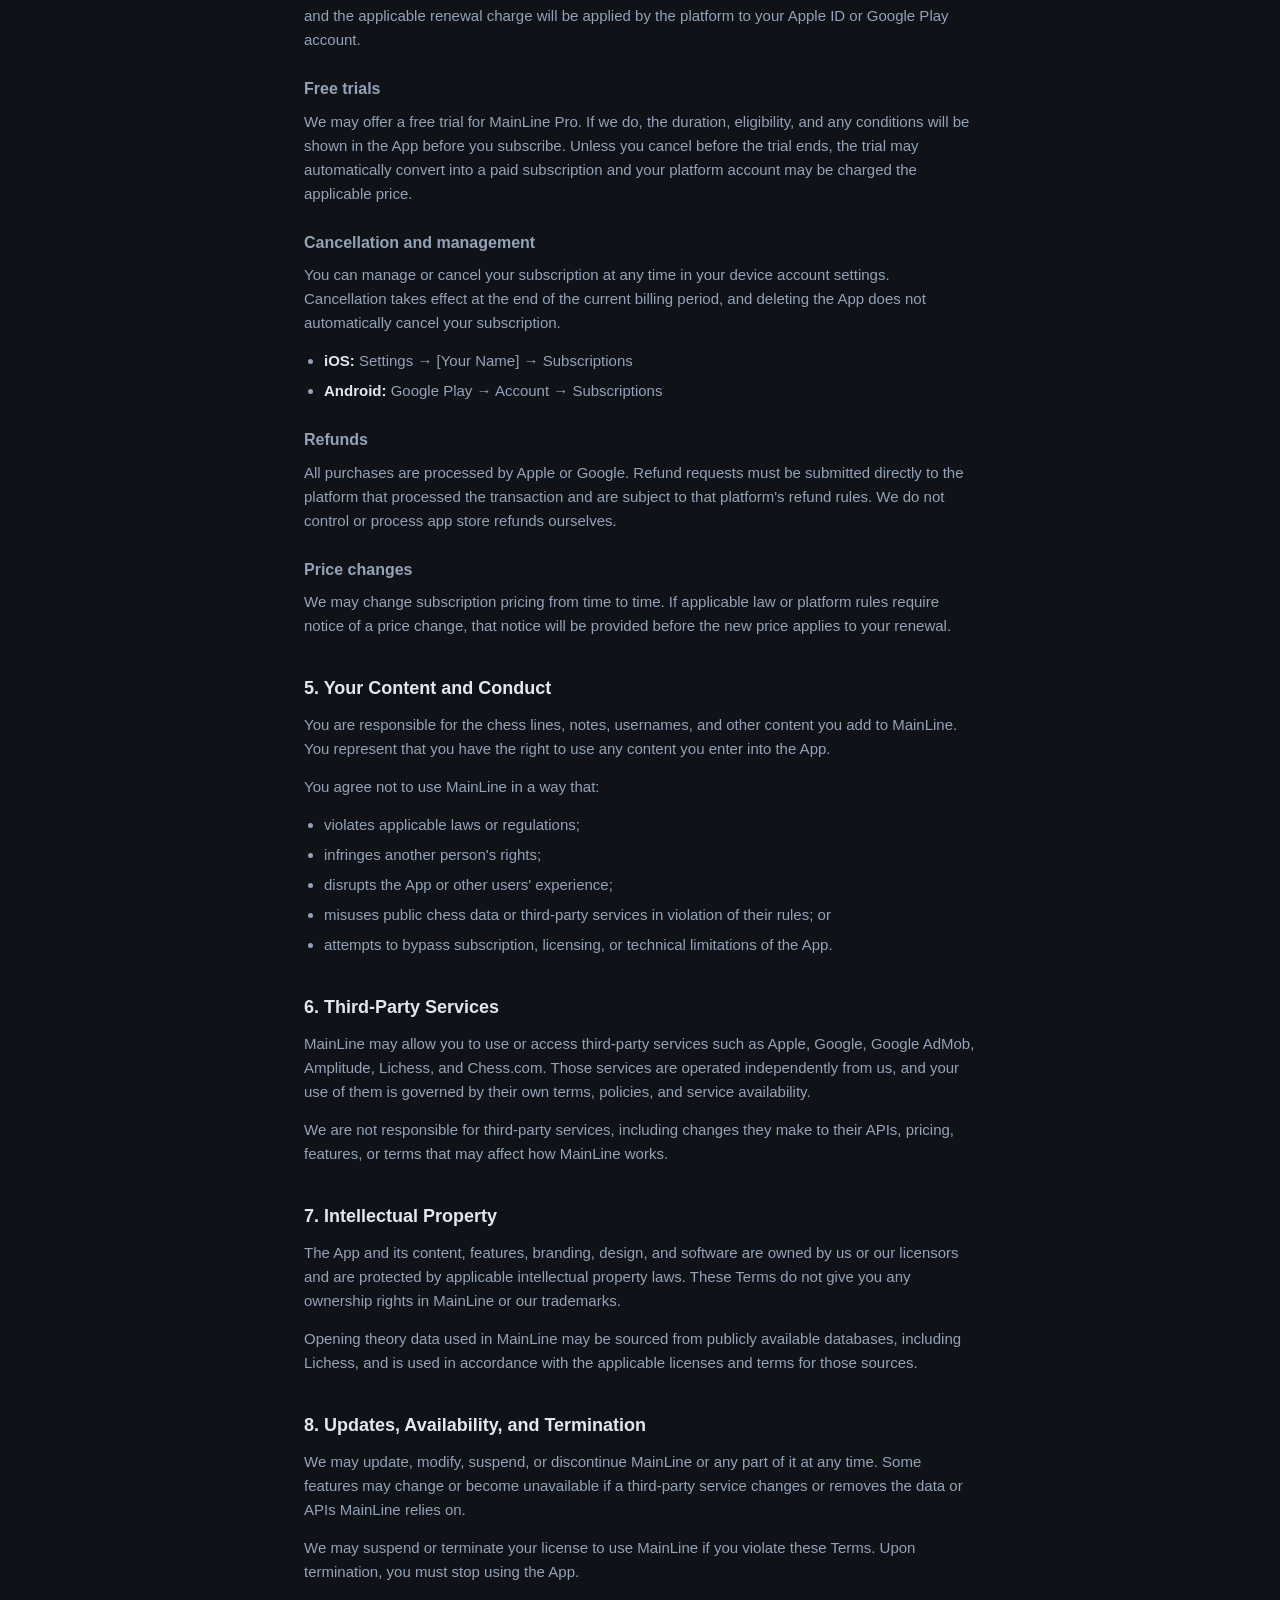
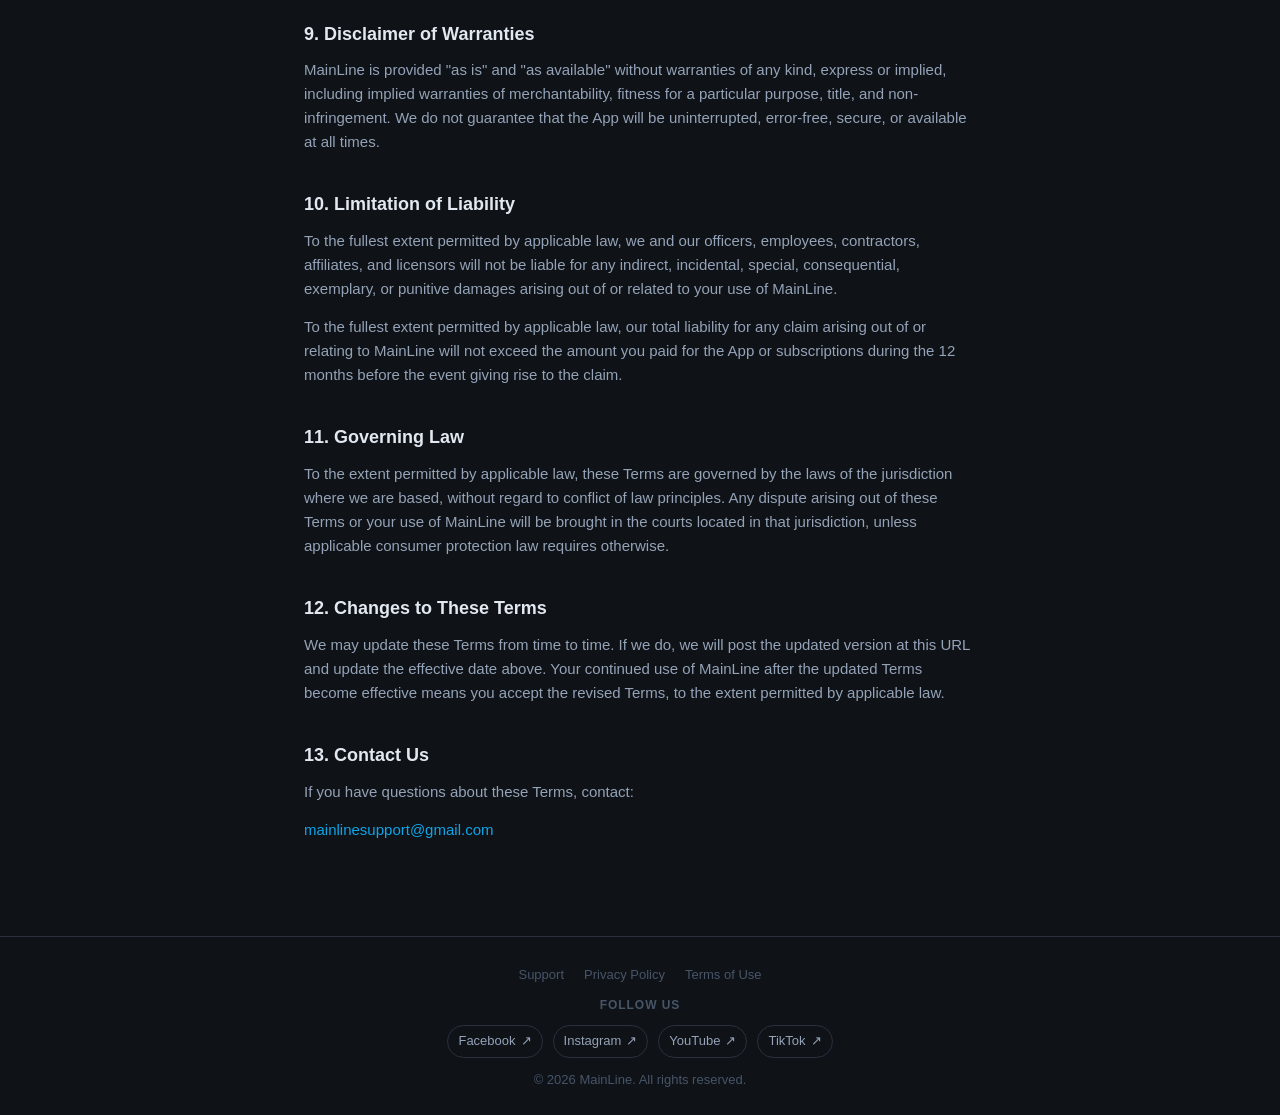
<file: terms/index.html>
<!DOCTYPE html>
<html lang="en">
<head>
  <meta charset="UTF-8" />
  <meta name="viewport" content="width=device-width, initial-scale=1.0" />
  <title>Terms of Use — MainLine</title>
  <meta name="description" content="Terms of Use for MainLine, including license, subscription, and platform terms." />
  <link rel="stylesheet" href="../style.css" />
</head>
<body>

  <nav>
    <div class="nav-inner">
      <a class="nav-brand" href="../">
        <img src="../assets/mainline-logo.png" alt="MainLine logo" />
        <span>MainLine</span>
      </a>
      <ul class="nav-links">
        <li><a href="../support/">Support</a></li>
        <li><a href="../privacy/">Privacy</a></li>
        <li><a href="../terms/">Terms</a></li>
      </ul>
    </div>
  </nav>

  <div class="page">
    <div class="page-header">
      <h1>Terms of Use</h1>
      <p class="meta">Effective date: June 1, 2026</p>
    </div>

    <div class="prose">

      <p>These Terms of Use ("Terms") form a legal agreement between you and us and govern your use of the MainLine mobile application ("MainLine" or the "App"). By downloading, accessing, or using the App, you agree to these Terms. If you do not agree, do not use MainLine.</p>
      <p>These Terms should be read together with our <a href="../privacy/">Privacy Policy</a>, which describes how MainLine and its service providers handle information.</p>

      <h2>1. Eligibility and Acceptance</h2>
      <p>You must use MainLine in compliance with applicable laws and these Terms. If you use MainLine on behalf of an organization, you represent that you have authority to bind that organization to these Terms.</p>

      <h2>2. License and Acceptable Use</h2>
      <p>MainLine is licensed, not sold, to you. Subject to these Terms, we grant you a limited, non-exclusive, non-transferable, revocable license to install and use the App on devices you own or control for your personal, non-commercial use.</p>
      <p>You may not, except as permitted by applicable law:</p>
      <ul>
        <li>copy, modify, distribute, sublicense, or resell the App or any part of it;</li>
        <li>reverse-engineer, decompile, or disassemble the App;</li>
        <li>use the App for any unlawful, fraudulent, or harmful purpose;</li>
        <li>attempt to gain unauthorized access to the App, related systems, or third-party services used with the App; or</li>
        <li>interfere with the normal operation of MainLine or the public APIs it relies on.</li>
      </ul>
      <p>Your use of MainLine may also be subject to platform terms, including Apple App Store or Google Play rules.</p>

      <h2>3. Data Collection, Analytics, and Ads</h2>
      <p>MainLine uses third-party services, including Amplitude (analytics) and Google AdMob (ad delivery), to operate and improve the App and website. Information processed through these services may include your IP address, app/device/browser identifiers, app version, operating system, language, approximate location derived from IP address, website page views, outbound link clicks, in-app interaction events, and ad request/performance metadata.</p>
      <p>MainLine currently requests ads on iOS without using Apple's Identifier for Advertisers (IDFA), and does not currently use IDFA-based cross-app tracking for ad delivery. By using MainLine, you acknowledge the collection and processing described in our Privacy Policy.</p>
      <p>MainLine currently does not provide a separate in-app toggle to opt out of ad delivery, except where regional law requires a consent flow with additional choices.</p>

      <h2>4. MainLine Pro Subscriptions</h2>

      <h3>Plans and pricing</h3>
      <p>MainLine Pro may be offered as an auto-renewable monthly or yearly subscription. Current pricing is displayed in the App at the time of purchase and may vary by platform, region, taxes, promotions, and local currency.</p>

      <h3>Billing and renewal</h3>
      <p>Subscriptions are billed through Apple or Google, depending on your device. Unless you cancel at least 24 hours before the end of the current billing period, your subscription will automatically renew and the applicable renewal charge will be applied by the platform to your Apple ID or Google Play account.</p>

      <h3>Free trials</h3>
      <p>We may offer a free trial for MainLine Pro. If we do, the duration, eligibility, and any conditions will be shown in the App before you subscribe. Unless you cancel before the trial ends, the trial may automatically convert into a paid subscription and your platform account may be charged the applicable price.</p>

      <h3>Cancellation and management</h3>
      <p>You can manage or cancel your subscription at any time in your device account settings. Cancellation takes effect at the end of the current billing period, and deleting the App does not automatically cancel your subscription.</p>
      <ul>
        <li><strong>iOS:</strong> Settings &rarr; [Your Name] &rarr; Subscriptions</li>
        <li><strong>Android:</strong> Google Play &rarr; Account &rarr; Subscriptions</li>
      </ul>

      <h3>Refunds</h3>
      <p>All purchases are processed by Apple or Google. Refund requests must be submitted directly to the platform that processed the transaction and are subject to that platform's refund rules. We do not control or process app store refunds ourselves.</p>

      <h3>Price changes</h3>
      <p>We may change subscription pricing from time to time. If applicable law or platform rules require notice of a price change, that notice will be provided before the new price applies to your renewal.</p>

      <h2>5. Your Content and Conduct</h2>
      <p>You are responsible for the chess lines, notes, usernames, and other content you add to MainLine. You represent that you have the right to use any content you enter into the App.</p>
      <p>You agree not to use MainLine in a way that:</p>
      <ul>
        <li>violates applicable laws or regulations;</li>
        <li>infringes another person's rights;</li>
        <li>disrupts the App or other users' experience;</li>
        <li>misuses public chess data or third-party services in violation of their rules; or</li>
        <li>attempts to bypass subscription, licensing, or technical limitations of the App.</li>
      </ul>

      <h2>6. Third-Party Services</h2>
      <p>MainLine may allow you to use or access third-party services such as Apple, Google, Google AdMob, Amplitude, Lichess, and Chess.com. Those services are operated independently from us, and your use of them is governed by their own terms, policies, and service availability.</p>
      <p>We are not responsible for third-party services, including changes they make to their APIs, pricing, features, or terms that may affect how MainLine works.</p>

      <h2>7. Intellectual Property</h2>
      <p>The App and its content, features, branding, design, and software are owned by us or our licensors and are protected by applicable intellectual property laws. These Terms do not give you any ownership rights in MainLine or our trademarks.</p>
      <p>Opening theory data used in MainLine may be sourced from publicly available databases, including Lichess, and is used in accordance with the applicable licenses and terms for those sources.</p>

      <h2>8. Updates, Availability, and Termination</h2>
      <p>We may update, modify, suspend, or discontinue MainLine or any part of it at any time. Some features may change or become unavailable if a third-party service changes or removes the data or APIs MainLine relies on.</p>
      <p>We may suspend or terminate your license to use MainLine if you violate these Terms. Upon termination, you must stop using the App.</p>

      <h2>9. Disclaimer of Warranties</h2>
      <p>MainLine is provided "as is" and "as available" without warranties of any kind, express or implied, including implied warranties of merchantability, fitness for a particular purpose, title, and non-infringement. We do not guarantee that the App will be uninterrupted, error-free, secure, or available at all times.</p>

      <h2>10. Limitation of Liability</h2>
      <p>To the fullest extent permitted by applicable law, we and our officers, employees, contractors, affiliates, and licensors will not be liable for any indirect, incidental, special, consequential, exemplary, or punitive damages arising out of or related to your use of MainLine.</p>
      <p>To the fullest extent permitted by applicable law, our total liability for any claim arising out of or relating to MainLine will not exceed the amount you paid for the App or subscriptions during the 12 months before the event giving rise to the claim.</p>

      <h2>11. Governing Law</h2>
      <p>To the extent permitted by applicable law, these Terms are governed by the laws of the jurisdiction where we are based, without regard to conflict of law principles. Any dispute arising out of these Terms or your use of MainLine will be brought in the courts located in that jurisdiction, unless applicable consumer protection law requires otherwise.</p>

      <h2>12. Changes to These Terms</h2>
      <p>We may update these Terms from time to time. If we do, we will post the updated version at this URL and update the effective date above. Your continued use of MainLine after the updated Terms become effective means you accept the revised Terms, to the extent permitted by applicable law.</p>

      <h2>13. Contact Us</h2>
      <p>If you have questions about these Terms, contact:</p>
      <p>
        <a href="mailto:mainlinesupport@gmail.com">mainlinesupport@gmail.com</a>
      </p>

    </div>
  </div>

  <footer>
    <div class="footer-inner">
      <ul class="footer-links">
        <li><a href="../support/">Support</a></li>
        <li><a href="../privacy/">Privacy Policy</a></li>
        <li><a href="../terms/">Terms of Use</a></li>
      </ul>
      <div class="footer-social">
        <p class="footer-social-label">Follow Us</p>
        <ul class="footer-social-links">
          <li><a href="https://www.facebook.com/profile.php?id=61575449865300" target="_blank" rel="noopener">Facebook <span aria-hidden="true">↗</span></a></li>
          <li><a href="https://www.instagram.com/mainline_chess/" target="_blank" rel="noopener">Instagram <span aria-hidden="true">↗</span></a></li>
          <li><a href="https://www.youtube.com/channel/UCPhpKKTEaLAzoLeM3a-cCpA" target="_blank" rel="noopener">YouTube <span aria-hidden="true">↗</span></a></li>
          <li><a href="https://www.tiktok.com/@mainline_chess" target="_blank" rel="noopener">TikTok <span aria-hidden="true">↗</span></a></li>
        </ul>
      </div>
      <p class="footer-copy">&copy; 2026 MainLine. All rights reserved.</p>
    </div>
  </footer>

  <script src="../assets/analytics.js"></script>
</body>
</html>
</file>
<file: style.css>
/* ── Reset & base ── */
*, *::before, *::after { box-sizing: border-box; margin: 0; padding: 0; }

:root {
  --bg:         #0f1216;
  --surface:    #1a1f26;
  --border:     #2a3040;
  --accent:     #0ea5e9;
  --text:       #e2e8f0;
  --text-sub:   #94a3b8;
  --text-muted: #475569;
  --radius:     12px;
  --max-w:      720px;
}

html { font-size: 16px; scroll-behavior: smooth; }

body {
  background: var(--bg);
  color: var(--text);
  font-family: -apple-system, BlinkMacSystemFont, 'Segoe UI', Helvetica, Arial, sans-serif;
  line-height: 1.6;
  -webkit-font-smoothing: antialiased;
}

a { color: var(--accent); text-decoration: none; }
a:hover { text-decoration: underline; }

/* ── Nav ── */
nav {
  border-bottom: 1px solid var(--border);
  padding: 0 24px;
}
.nav-inner {
  max-width: var(--max-w);
  margin: 0 auto;
  height: 56px;
  display: flex;
  align-items: center;
  justify-content: space-between;
}
.nav-brand {
  display: inline-flex;
  align-items: center;
  gap: 10px;
  font-size: 1.1rem;
  font-weight: 700;
  color: var(--accent);
  letter-spacing: -0.3px;
}
.nav-brand img {
  width: 22px;
  height: 22px;
  border-radius: 6px;
  display: block;
}
.nav-brand:hover { text-decoration: none; }
.nav-links {
  display: flex;
  gap: 24px;
  list-style: none;
}
.nav-links a {
  color: var(--text-sub);
  font-size: 0.875rem;
}
.nav-links a:hover { color: var(--text); text-decoration: none; }

/* ── Page wrapper ── */
.page {
  max-width: var(--max-w);
  margin: 0 auto;
  padding: 48px 24px 80px;
}

/* ── Hero (index only) ── */
.hero {
  text-align: center;
  padding: 80px 24px 60px;
  max-width: var(--max-w);
  margin: 0 auto;
}
.hero-logo {
  width: 72px;
  height: 72px;
  border-radius: 16px;
  margin: 0 auto 20px;
  display: block;
}
.hero h1 {
  font-size: 2.5rem;
  font-weight: 800;
  letter-spacing: -1px;
  color: var(--text);
  margin-bottom: 16px;
}
.hero p {
  font-size: 1.125rem;
  color: var(--text-sub);
  max-width: 620px;
  margin: 0 auto 36px;
  line-height: 1.7;
}
.badge-row {
  display: flex;
  gap: 12px;
  justify-content: center;
  flex-wrap: wrap;
}
.badge-btn {
  display: inline-flex;
  align-items: center;
  gap: 8px;
  background: var(--surface);
  border: 1px solid var(--border);
  border-radius: var(--radius);
  padding: 10px 20px;
  color: var(--text);
  font-size: 0.9rem;
  font-weight: 600;
  transition: border-color 0.15s, background 0.15s;
}
.badge-btn:hover { border-color: var(--accent); text-decoration: none; }
.home-details {
  padding-top: 0;
}
.home-details .prose {
  max-width: 620px;
  margin: 0 auto;
}
.home-details .prose h2 {
  margin-top: 0;
}
.home-cta {
  color: var(--text);
  font-weight: 700;
}

/* ── Legal / content pages ── */
.page-header {
  margin-bottom: 40px;
  padding-bottom: 24px;
  border-bottom: 1px solid var(--border);
}
.page-header h1 {
  font-size: 2rem;
  font-weight: 800;
  letter-spacing: -0.5px;
  margin-bottom: 8px;
}
.page-header .meta {
  color: var(--text-muted);
  font-size: 0.875rem;
}

.prose h2 {
  font-size: 1.125rem;
  font-weight: 700;
  color: var(--text);
  margin: 36px 0 10px;
}
.prose h3 {
  font-size: 1rem;
  font-weight: 600;
  color: var(--text-sub);
  margin: 24px 0 8px;
}
.prose p {
  color: var(--text-sub);
  margin-bottom: 14px;
  font-size: 0.9375rem;
}
.prose ul, .prose ol {
  color: var(--text-sub);
  padding-left: 20px;
  margin-bottom: 14px;
  font-size: 0.9375rem;
}
.prose li { margin-bottom: 6px; }
.prose a { color: var(--accent); }
.prose strong { color: var(--text); font-weight: 600; }

/* ── Support cards ── */
.support-grid {
  display: grid;
  gap: 16px;
  margin-top: 32px;
}
.support-card {
  background: var(--surface);
  border: 1px solid var(--border);
  border-radius: var(--radius);
  padding: 24px;
}
.support-card h3 {
  font-size: 1rem;
  font-weight: 700;
  color: var(--text);
  margin-bottom: 8px;
}
.support-card p {
  color: var(--text-sub);
  font-size: 0.9rem;
  margin-bottom: 14px;
}
.support-card a.btn {
  display: inline-block;
  background: var(--accent);
  color: #fff;
  font-weight: 700;
  font-size: 0.875rem;
  padding: 8px 18px;
  border-radius: 8px;
}
.support-card a.btn:hover { opacity: 0.9; text-decoration: none; }

/* ── Footer ── */
footer {
  border-top: 1px solid var(--border);
  padding: 24px;
  text-align: center;
}
.footer-inner {
  max-width: var(--max-w);
  margin: 0 auto;
  display: flex;
  flex-direction: column;
  align-items: center;
  gap: 10px;
}
.footer-links {
  display: flex;
  gap: 20px;
  list-style: none;
}
.footer-links a {
  color: var(--text-muted);
  font-size: 0.8125rem;
}
.footer-links a:hover { color: var(--text-sub); text-decoration: none; }
.footer-social {
  display: flex;
  flex-direction: column;
  align-items: center;
  gap: 8px;
}
.footer-social-label {
  color: var(--text-muted);
  font-size: 0.75rem;
  letter-spacing: 0.08em;
  text-transform: uppercase;
  font-weight: 600;
}
.footer-social-links {
  display: flex;
  gap: 10px;
  list-style: none;
  flex-wrap: nowrap;
  justify-content: center;
  overflow-x: auto;
  max-width: 100%;
  padding: 2px;
  scrollbar-width: thin;
  -webkit-overflow-scrolling: touch;
}
.footer-social-links li { flex: 0 0 auto; }
.footer-social-links a {
  display: inline-flex;
  align-items: center;
  gap: 5px;
  color: var(--text-sub);
  font-size: 0.8125rem;
  border: 1px solid var(--border);
  border-radius: 999px;
  padding: 5px 10px;
  transition: border-color 0.15s, color 0.15s;
}
.footer-social-links a:hover {
  color: var(--text);
  border-color: var(--accent);
  text-decoration: none;
}
.footer-copy {
  color: var(--text-muted);
  font-size: 0.8125rem;
}

/* ── Responsive ── */
@media (max-width: 600px) {
  .hero h1 { font-size: 1.875rem; }
  .hero-logo {
    width: 64px;
    height: 64px;
    border-radius: 14px;
  }
  .page { padding: 32px 16px 64px; }
  nav { padding: 0 16px; }
}
</file>
